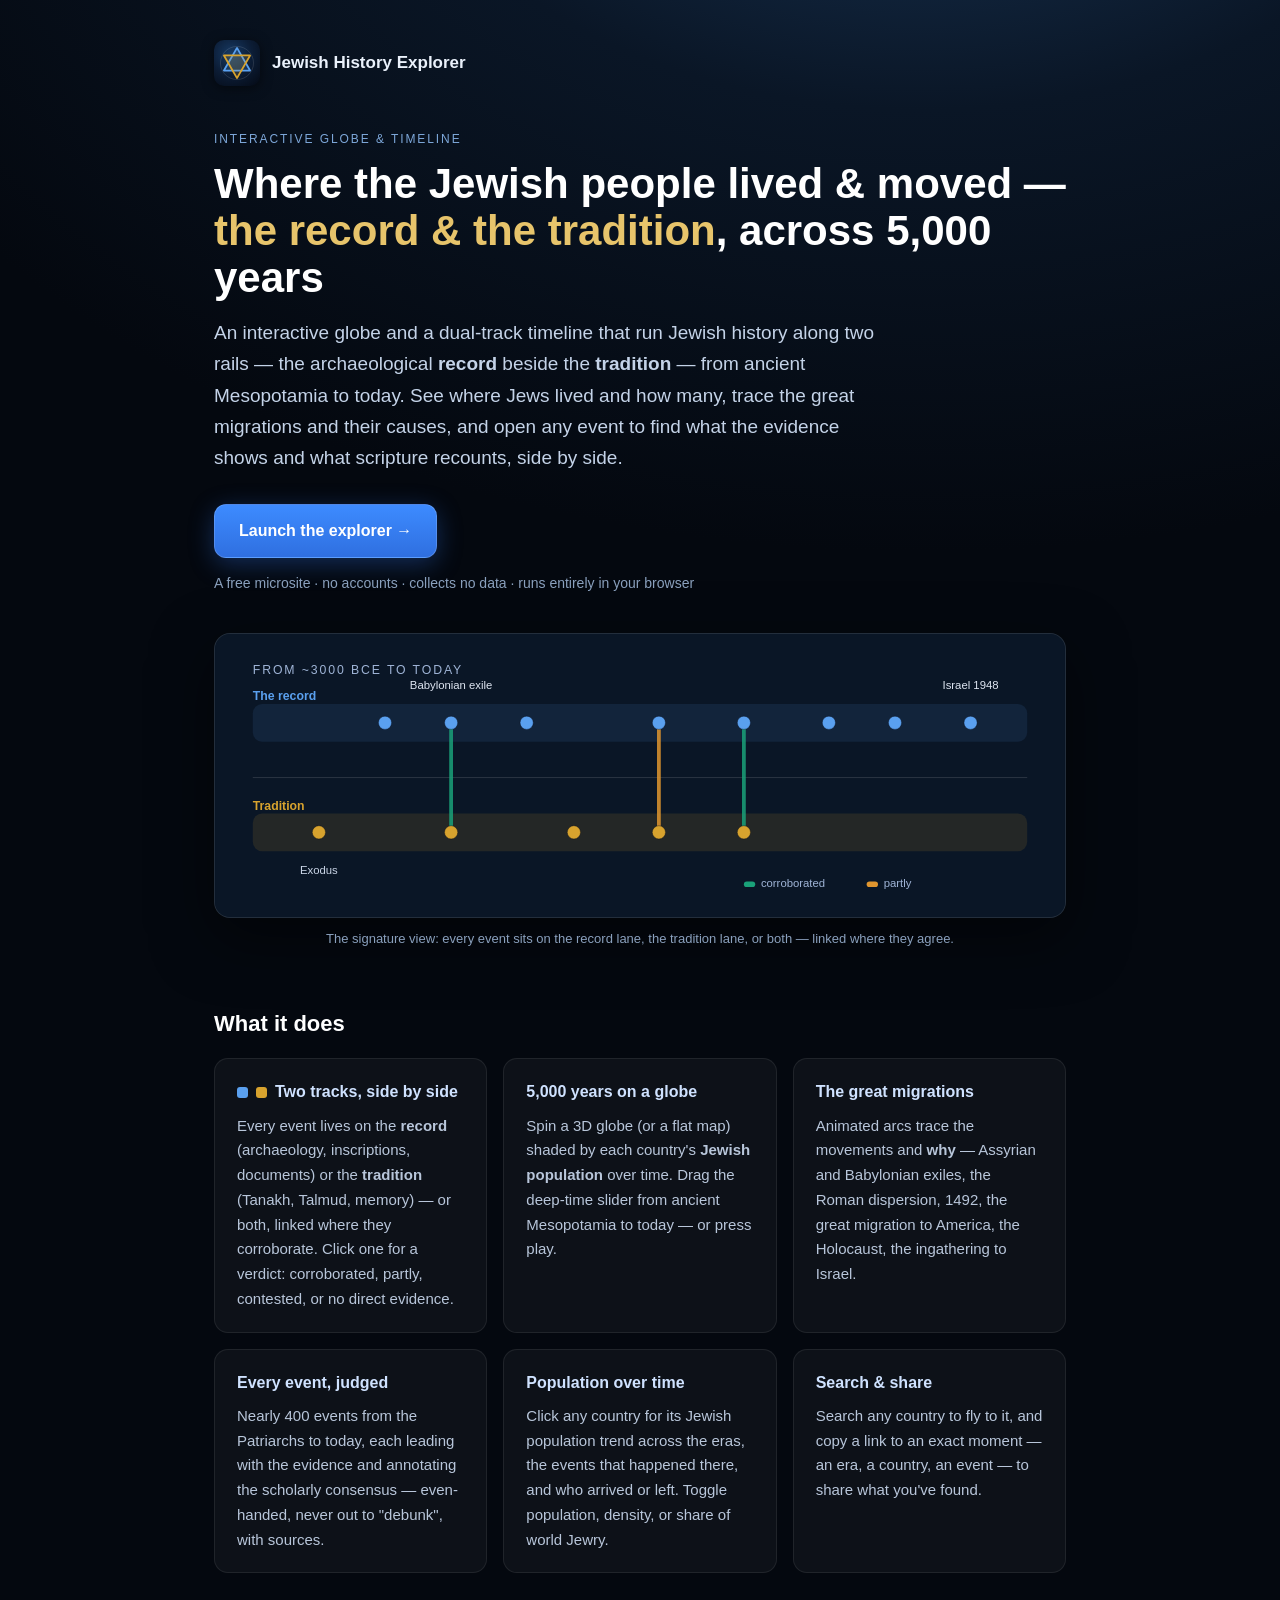
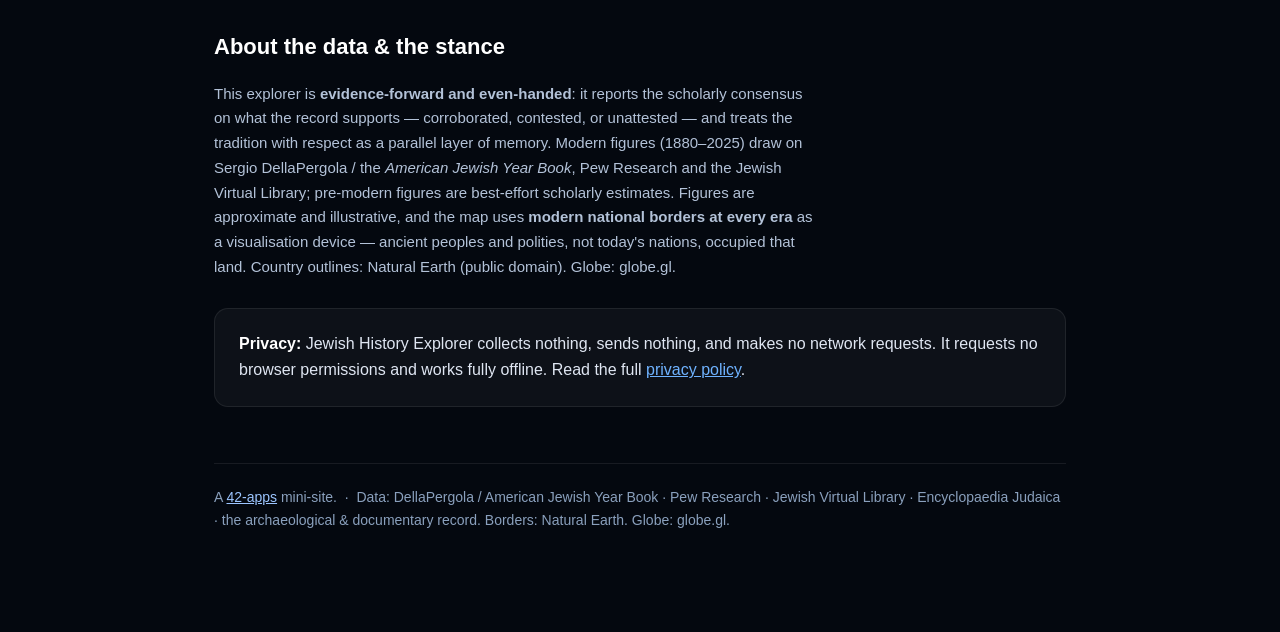
<file: index.html>
<!DOCTYPE html>
<html lang="en">
<head>
<meta charset="utf-8">
<meta name="viewport" content="width=device-width, initial-scale=1">
<title>Jewish History Explorer — the record & the tradition, across 5,000 years</title>
<meta name="description" content="An interactive globe and a dual-track timeline of Jewish history — the archaeological record beside the tradition — from ancient Mesopotamia to today. Where Jews lived, how they moved, and the events that shaped them. Private, runs in your browser.">
<link rel="icon" href="assets/icon.png">
<meta property="og:title" content="Jewish History Explorer">
<meta property="og:description" content="The record beside the tradition — 5,000 years of Jewish history on an interactive globe + dual-track timeline.">
<meta property="og:type" content="website">
<style>
  :root { color-scheme: dark; }
  * { box-sizing: border-box; }
  body {
    margin: 0;
    font: 16px/1.65 -apple-system, BlinkMacSystemFont, "Segoe UI", Roboto, Helvetica, Arial, sans-serif;
    color: #dfe6f2;
    background: radial-gradient(1200px 820px at 72% -12%, #1b3a5e 0%, #0a1626 46%, #04080f 100%);
    min-height: 100vh;
  }
  .wrap { max-width: 900px; margin: 0 auto; padding: 40px 24px 100px; }
  .top { display: flex; align-items: center; gap: 12px; margin: 0 0 44px; }
  .logo { width: 46px; height: 46px; filter: drop-shadow(0 2px 6px rgba(0,0,0,.5)); }
  .brandname { font-weight: 700; font-size: 17px; color: #eaf1fb; }
  .eyebrow { letter-spacing: .16em; text-transform: uppercase; font-size: 12px; color: #7da7d9; margin: 0 0 10px; }
  h1 { font-size: 42px; line-height: 1.12; margin: 0 0 16px; color: #fff; }
  h1 .gold { color: #e7c46b; }
  .lede { font-size: 19px; color: #c4d3e8; margin: 0 0 30px; max-width: 64ch; }
  a { color: #6fb3ff; }
  .ctas { display: flex; flex-wrap: wrap; gap: 12px; margin: 0 0 8px; align-items: center; }
  .cta {
    display: inline-flex; align-items: center; gap: 9px;
    background: linear-gradient(180deg, #3d8bff, #2f6fe0);
    color: #fff; text-decoration: none; font-weight: 600;
    padding: 13px 24px; border-radius: 12px;
    border: 1px solid rgba(255,255,255,.16);
    box-shadow: 0 6px 24px rgba(47,111,224,.35);
  }
  .cta:hover { background: linear-gradient(180deg, #57a0ff, #3d8bff); }
  .cta-ghost { background: rgba(255,255,255,.06); box-shadow: none; color: #cfe0f7; }
  .cta-ghost:hover { background: rgba(255,255,255,.1); }
  .note { color: #8aa0bd; font-size: 14px; margin: 14px 0 0; }
  .hero { width: 100%; border-radius: 16px; margin: 38px 0 8px; border: 1px solid rgba(255,255,255,.1); box-shadow: 0 20px 60px rgba(0,0,0,.5); display: block; background: #0a1626; }
  .herocap { color: #8aa0bd; font-size: 13px; text-align: center; margin: 10px 0 0; }
  h2 { font-size: 22px; margin: 56px 0 16px; color: #fff; }
  .grid { display: grid; grid-template-columns: repeat(auto-fit, minmax(250px, 1fr)); gap: 16px; }
  .card { background: rgba(255,255,255,.04); border: 1px solid rgba(255,255,255,.08); border-radius: 14px; padding: 20px 22px; }
  .card h3 { margin: 0 0 8px; font-size: 16px; color: #cfe2ff; display: flex; align-items: center; gap: 8px; }
  .card p { margin: 0; color: #b8c6da; font-size: 15px; }
  .sw { width: 11px; height: 11px; border-radius: 3px; flex: none; }
  .data { color: #b3c2d8; font-size: 15px; max-width: 72ch; }
  .privacy { margin-top: 28px; background: rgba(255,255,255,.04); border: 1px solid rgba(255,255,255,.08); border-radius: 14px; padding: 22px 24px; }
  .privacy strong { color: #fff; }
  footer { margin-top: 56px; padding-top: 22px; border-top: 1px solid rgba(255,255,255,.08); color: #8aa0bd; font-size: 14px; }
  footer a { color: #9cc5ff; }
</style>
</head>
<body>
<div class="wrap">
  <header class="top">
    <img class="logo" src="assets/logo.svg" alt="">
    <span class="brandname">Jewish History Explorer</span>
  </header>

  <p class="eyebrow">Interactive globe &amp; timeline</p>
  <h1>Where the Jewish people lived &amp; moved — <span class="gold">the record &amp; the tradition</span>, across 5,000 years</h1>
  <p class="lede">An interactive globe and a dual-track timeline that run Jewish history along two rails — the
  archaeological <b>record</b> beside the <b>tradition</b> — from ancient Mesopotamia to today. See where
  Jews lived and how many, trace the great migrations and their causes, and open any event to find what the
  evidence shows and what scripture recounts, side by side.</p>

  <div class="ctas">
    <a class="cta" href="app/jewishhistory.html">Launch the explorer →</a>
  </div>
  <p class="note">A free microsite · no accounts · collects no data · runs entirely in your browser</p>

  <!-- dual-track hero -->
  <svg class="hero" viewBox="0 0 900 300" role="img" aria-label="A dual-track timeline: the record on top, the tradition below, linked where they corroborate.">
    <rect width="900" height="300" rx="16" fill="#0a1626"/>
    <text x="40" y="42" fill="#9fb4d6" font-size="13" letter-spacing="2" style="text-transform:uppercase">From ~3000 BCE to today</text>
    <rect x="40" y="74" width="820" height="40" rx="10" fill="rgba(90,160,239,.10)"/>
    <rect x="40" y="190" width="820" height="40" rx="10" fill="rgba(216,163,46,.12)"/>
    <text x="40" y="70" fill="#5aa0ef" font-size="13" font-weight="600">The record</text>
    <text x="40" y="186" fill="#d8a32e" font-size="13" font-weight="600">Tradition</text>
    <line x1="40" y1="152" x2="860" y2="152" stroke="rgba(255,255,255,.14)"/>
    <!-- corroboration bridges -->
    <line x1="250" y1="100" x2="250" y2="204" stroke="#1aa179" stroke-width="4" stroke-linecap="round" opacity=".85"/>
    <line x1="470" y1="100" x2="470" y2="204" stroke="#e0962f" stroke-width="4" stroke-linecap="round" opacity=".85"/>
    <line x1="560" y1="100" x2="560" y2="204" stroke="#1aa179" stroke-width="4" stroke-linecap="round" opacity=".85"/>
    <!-- record dots -->
    <g fill="#5aa0ef" stroke="rgba(8,12,24,.4)">
      <circle cx="180" cy="94" r="7"/><circle cx="250" cy="94" r="7"/><circle cx="330" cy="94" r="7"/>
      <circle cx="470" cy="94" r="7"/><circle cx="560" cy="94" r="7"/><circle cx="650" cy="94" r="7"/>
      <circle cx="720" cy="94" r="7"/><circle cx="800" cy="94" r="7"/>
    </g>
    <!-- tradition dots -->
    <g fill="#d8a32e" stroke="rgba(8,12,24,.4)">
      <circle cx="110" cy="210" r="7"/><circle cx="250" cy="210" r="7"/><circle cx="380" cy="210" r="7"/>
      <circle cx="470" cy="210" r="7"/><circle cx="560" cy="210" r="7"/>
    </g>
    <text x="250" y="58" fill="#dfe6f2" font-size="12" text-anchor="middle">Babylonian exile</text>
    <text x="110" y="254" fill="#c9d4e6" font-size="12" text-anchor="middle">Exodus</text>
    <text x="800" y="58" fill="#dfe6f2" font-size="12" text-anchor="middle">Israel 1948</text>
    <!-- legend -->
    <g font-size="12" fill="#9fb4d6">
      <rect x="560" y="262" width="12" height="6" rx="3" fill="#1aa179"/><text x="578" y="268">corroborated</text>
      <rect x="690" y="262" width="12" height="6" rx="3" fill="#e0962f"/><text x="708" y="268">partly</text>
    </g>
  </svg>
  <p class="herocap">The signature view: every event sits on the record lane, the tradition lane, or both — linked where they agree.</p>

  <h2>What it does</h2>
  <div class="grid">
    <div class="card"><h3><span class="sw" style="background:#5aa0ef"></span><span class="sw" style="background:#d8a32e"></span>Two tracks, side by side</h3><p>Every event lives on the <b>record</b> (archaeology, inscriptions, documents) or the <b>tradition</b> (Tanakh, Talmud, memory) — or both, linked where they corroborate. Click one for a verdict: corroborated, partly, contested, or no direct evidence.</p></div>
    <div class="card"><h3>5,000 years on a globe</h3><p>Spin a 3D globe (or a flat map) shaded by each country's <b>Jewish population</b> over time. Drag the deep-time slider from ancient Mesopotamia to today — or press play.</p></div>
    <div class="card"><h3>The great migrations</h3><p>Animated arcs trace the movements and <b>why</b> — Assyrian and Babylonian exiles, the Roman dispersion, 1492, the great migration to America, the Holocaust, the ingathering to Israel.</p></div>
    <div class="card"><h3>Every event, judged</h3><p>Nearly 400 events from the Patriarchs to today, each leading with the evidence and annotating the scholarly consensus — even-handed, never out to "debunk", with sources.</p></div>
    <div class="card"><h3>Population over time</h3><p>Click any country for its Jewish population trend across the eras, the events that happened there, and who arrived or left. Toggle population, density, or share of world Jewry.</p></div>
    <div class="card"><h3>Search &amp; share</h3><p>Search any country to fly to it, and copy a link to an exact moment — an era, a country, an event — to share what you've found.</p></div>
  </div>

  <h2>About the data &amp; the stance</h2>
  <p class="data">This explorer is <b>evidence-forward and even-handed</b>: it reports the scholarly consensus on
  what the record supports — corroborated, contested, or unattested — and treats the tradition with respect
  as a parallel layer of memory. Modern figures (1880–2025) draw on Sergio DellaPergola / the
  <i>American Jewish Year Book</i>, Pew Research and the Jewish Virtual Library; pre-modern figures are
  best-effort scholarly estimates. Figures are approximate and illustrative, and the map uses
  <b>modern national borders at every era</b> as a visualisation device — ancient peoples and polities, not
  today's nations, occupied that land. Country outlines: Natural Earth (public domain). Globe: globe.gl.</p>

  <div class="privacy">
    <strong>Privacy:</strong> Jewish History Explorer collects nothing, sends nothing, and makes no network
    requests. It requests no browser permissions and works fully offline. Read the full
    <a href="privacy.html">privacy policy</a>.
  </div>

  <footer>
    A <a href="https://42-apps.github.io/">42-apps</a> mini-site. &nbsp;·&nbsp; Data: DellaPergola / American
    Jewish Year Book · Pew Research · Jewish Virtual Library · Encyclopaedia Judaica · the archaeological &amp;
    documentary record. Borders: Natural Earth. Globe: globe.gl.
  </footer>
</div>
</body>
</html>
</file>
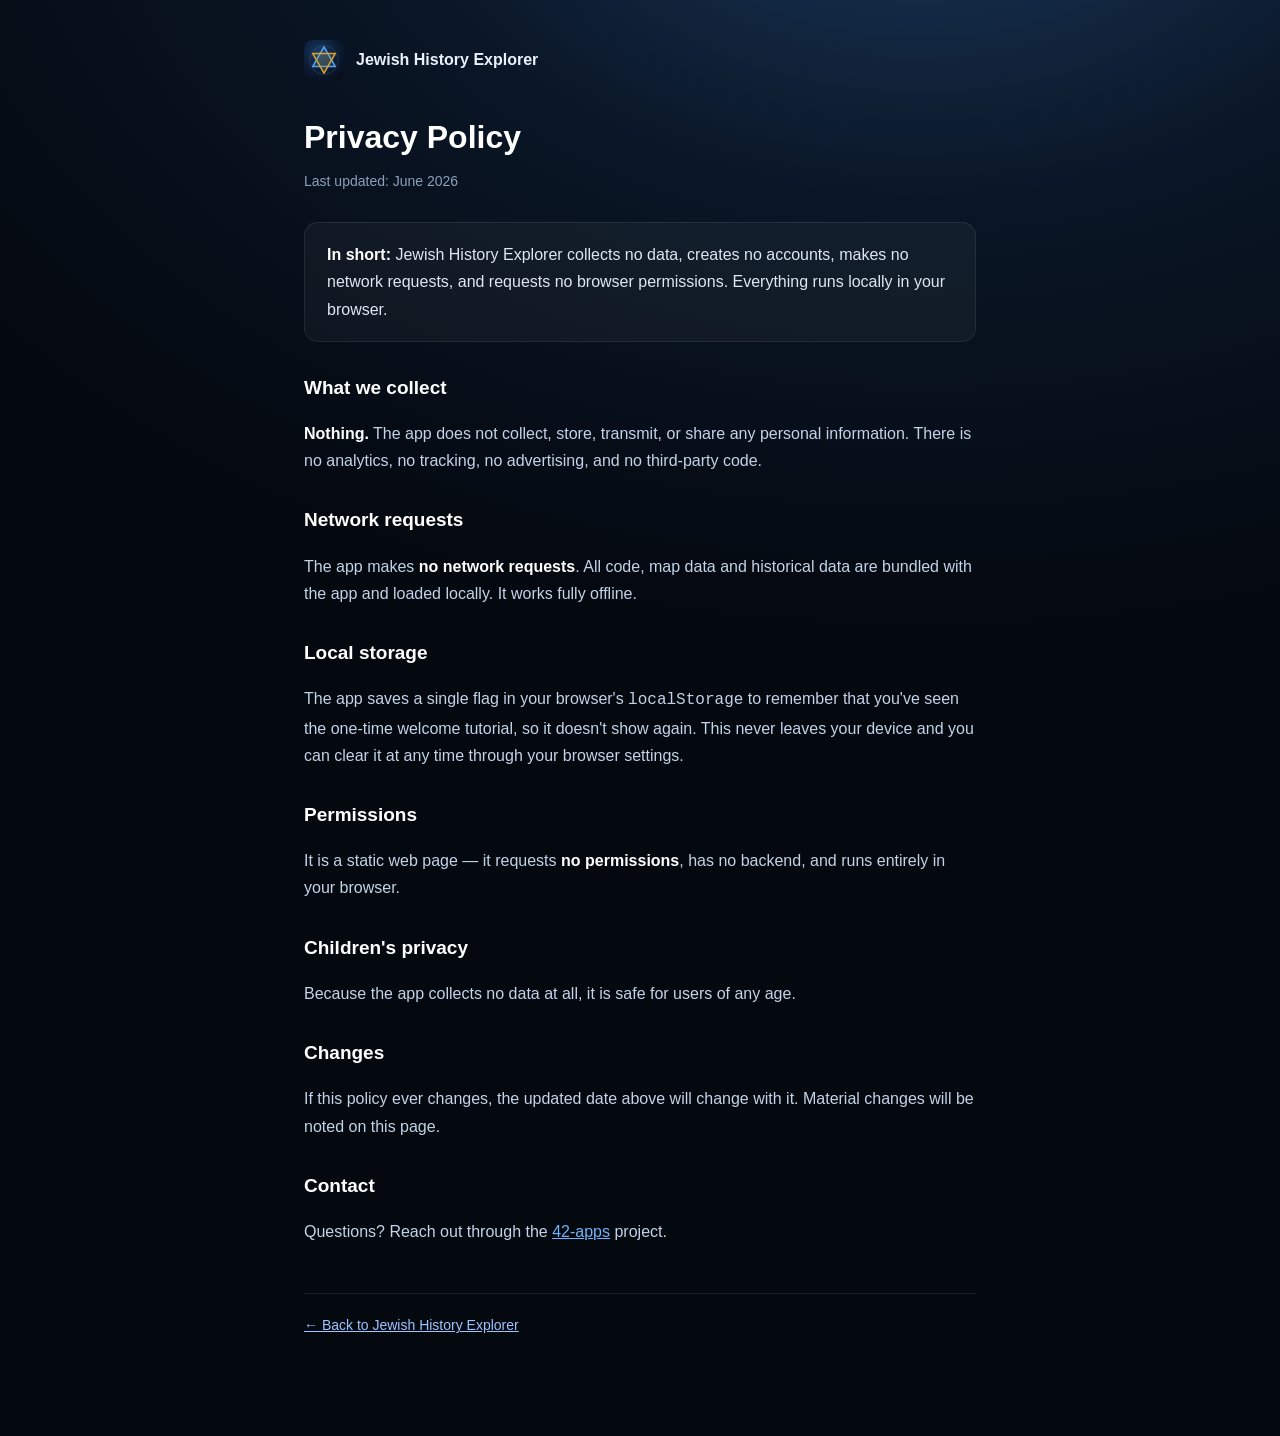
<file: privacy.html>
<!DOCTYPE html>
<html lang="en">
<head>
<meta charset="utf-8">
<meta name="viewport" content="width=device-width, initial-scale=1">
<title>Privacy Policy — Jewish History Explorer</title>
<link rel="icon" href="assets/icon.png">
<style>
  :root { color-scheme: dark; }
  * { box-sizing: border-box; }
  body { margin: 0; font: 16px/1.7 -apple-system, BlinkMacSystemFont, "Segoe UI", Roboto, Helvetica, Arial, sans-serif;
    color: #dfe6f2; background: radial-gradient(1200px 820px at 72% -12%, #1b3a5e 0%, #0a1626 46%, #04080f 100%); min-height: 100vh; }
  .wrap { max-width: 720px; margin: 0 auto; padding: 40px 24px 100px; }
  .top { display: flex; align-items: center; gap: 12px; margin: 0 0 30px; }
  .logo { width: 40px; height: 40px; }
  .brandname { font-weight: 700; font-size: 16px; color: #eaf1fb; }
  h1 { font-size: 32px; margin: 0 0 6px; color: #fff; }
  .updated { color: #8aa0bd; font-size: 14px; margin: 0 0 28px; }
  h2 { font-size: 19px; margin: 30px 0 10px; color: #fff; }
  p, li { color: #c4d3e8; }
  a { color: #6fb3ff; }
  strong { color: #fff; }
  .box { background: rgba(255,255,255,.04); border: 1px solid rgba(255,255,255,.08); border-radius: 14px; padding: 18px 22px; margin: 18px 0; }
  footer { margin-top: 48px; padding-top: 20px; border-top: 1px solid rgba(255,255,255,.08); color: #8aa0bd; font-size: 14px; }
  footer a { color: #9cc5ff; }
</style>
</head>
<body>
<div class="wrap">
  <header class="top">
    <img class="logo" src="assets/logo.svg" alt="">
    <span class="brandname">Jewish History Explorer</span>
  </header>

  <h1>Privacy Policy</h1>
  <p class="updated">Last updated: June 2026</p>

  <div class="box">
    <strong>In short:</strong> Jewish History Explorer collects no data, creates no accounts, makes no network
    requests, and requests no browser permissions. Everything runs locally in your browser.
  </div>

  <h2>What we collect</h2>
  <p><strong>Nothing.</strong> The app does not collect, store, transmit, or share any personal information.
  There is no analytics, no tracking, no advertising, and no third-party code.</p>

  <h2>Network requests</h2>
  <p>The app makes <strong>no network requests</strong>. All code, map data and historical data are bundled
  with the app and loaded locally. It works fully offline.</p>

  <h2>Local storage</h2>
  <p>The app saves a single flag in your browser's <code>localStorage</code> to remember that you've seen the
  one-time welcome tutorial, so it doesn't show again. This never leaves your device and you can clear it at
  any time through your browser settings.</p>

  <h2>Permissions</h2>
  <p>It is a static web page — it requests <strong>no permissions</strong>, has no backend, and runs entirely
  in your browser.</p>

  <h2>Children's privacy</h2>
  <p>Because the app collects no data at all, it is safe for users of any age.</p>

  <h2>Changes</h2>
  <p>If this policy ever changes, the updated date above will change with it. Material changes will be noted
  on this page.</p>

  <h2>Contact</h2>
  <p>Questions? Reach out through the <a href="https://github.com/42-apps">42-apps</a> project.</p>

  <footer>
    <a href="index.html">← Back to Jewish History Explorer</a>
  </footer>
</div>
</body>
</html>
</file>
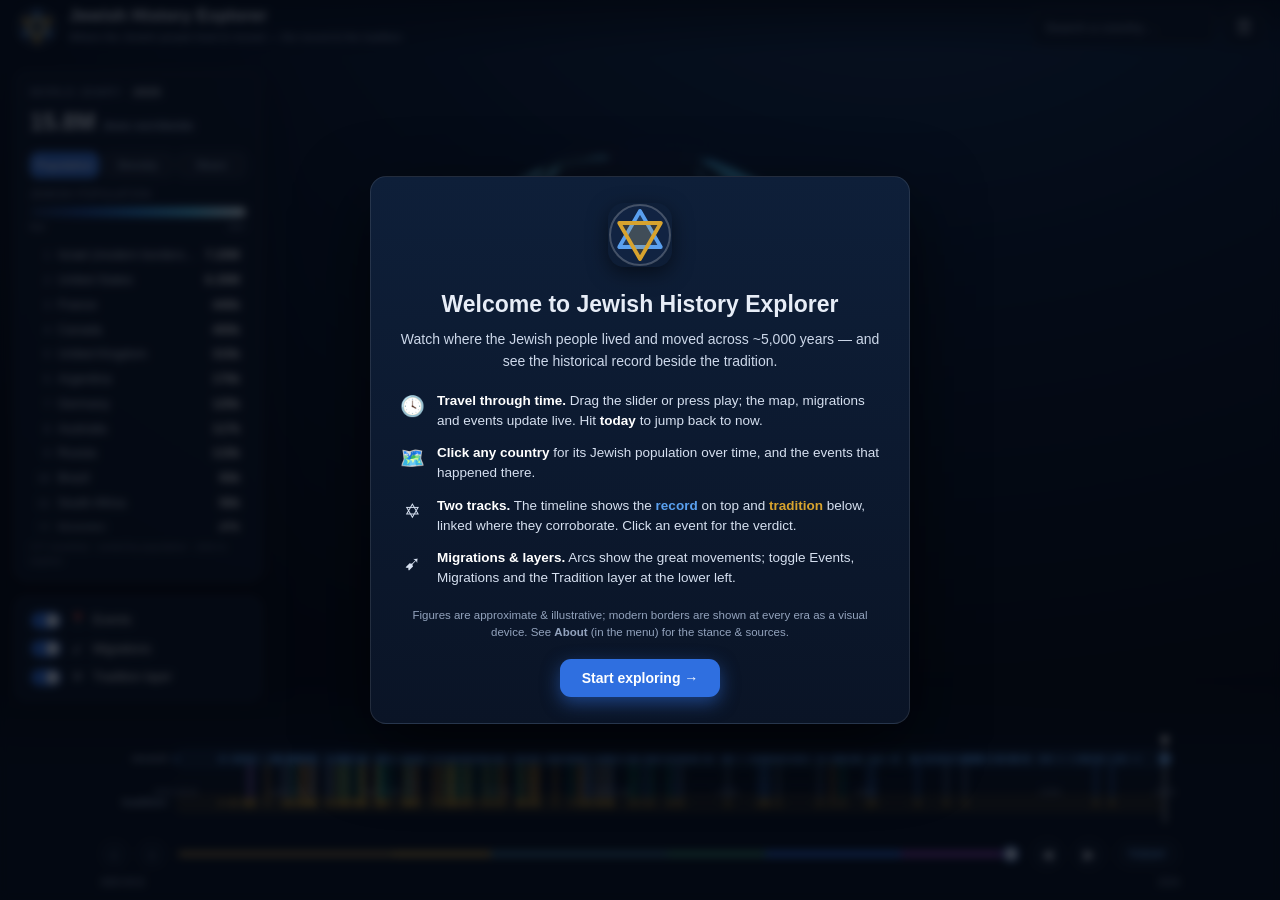
<file: app/jewishhistory.html>
<!DOCTYPE html>
<html lang="en">
<head>
<meta charset="utf-8">
<meta name="viewport" content="width=device-width, initial-scale=1">
<title>Jewish History Explorer</title>
<link rel="stylesheet" href="jewishhistory.css?v=9">
</head>
<body>
  <!-- ===== Header ===== -->
  <header id="topbar">
    <div class="brand">
      <svg class="logo" viewBox="0 0 32 32" aria-hidden="true">
        <circle cx="16" cy="16" r="15" fill="rgba(20,40,75,.55)" stroke="rgba(255,255,255,.22)" stroke-width="1"/>
        <polygon points="16,4 5.61,22 26.39,22" fill="rgba(90,160,239,.16)" stroke="#5aa0ef" stroke-width="1.9" stroke-linejoin="round"/>
        <polygon points="16,28 26.39,10 5.61,10" fill="rgba(216,163,46,.16)" stroke="#d8a32e" stroke-width="1.9" stroke-linejoin="round"/>
      </svg>
      <div class="brand-txt">
        <span class="brand-name">Jewish History Explorer</span>
        <span class="brand-sub">Where the Jewish people lived &amp; moved — the record &amp; the tradition</span>
      </div>
    </div>
    <div class="tools">
      <div id="searchWrap">
        <input id="search" type="text" placeholder="Search a country…" autocomplete="off" spellcheck="false" aria-label="Search a country">
        <div id="searchResults" class="hidden"></div>
      </div>
      <button id="menuBtn" title="Menu" aria-label="Menu">☰</button>
      <div id="menu" class="hidden">
        <button class="mi" id="miView"><span class="mi-ic">🗺</span><span class="mi-tx">Flat map</span></button>
        <button class="mi" id="miShare"><span class="mi-ic">🔗</span><span class="mi-tx">Share this view</span></button>
        <div class="mi-sep"></div>
        <button class="mi mi-globe" id="miSpin"><span class="mi-ic">⟳</span><span class="mi-tx">Auto-rotate</span><span class="mi-state">On</span></button>
        <button class="mi" id="miReset"><span class="mi-ic">⤢</span><span class="mi-tx">Reset view</span></button>
        <button class="mi" id="miFull"><span class="mi-ic">⛶</span><span class="mi-tx">Fullscreen</span></button>
        <div class="mi-sep"></div>
        <button class="mi" id="miTrend"><span class="mi-ic">📈</span><span class="mi-tx">World Jewry over time</span></button>
        <button class="mi" id="miDecline"><span class="mi-ic">📉</span><span class="mi-tx">Greatest declines</span></button>
        <button class="mi" id="miHelp"><span class="mi-ic">?</span><span class="mi-tx">How to use</span></button>
        <button class="mi" id="miAbout"><span class="mi-ic">ℹ</span><span class="mi-tx">About &amp; sources</span></button>
      </div>
    </div>
  </header>

  <div id="focusBanner" class="hidden"></div>

  <!-- ===== Map ===== -->
  <div id="globeViz"></div>
  <svg id="flatViz" class="hidden" preserveAspectRatio="xMidYMid meet" xmlns="http://www.w3.org/2000/svg"></svg>
  <div id="tooltip" class="hidden"></div>
  <div id="toast" class="hidden"></div>

  <!-- ===== Left: world Jewry + metric + legend ===== -->
  <div id="legendBox">
    <div class="gb-title">World Jewry &middot; <span id="gbYear">2025</span></div>
    <div class="gb-total"><span id="gbTotal">—</span> <small id="gbTotalSub">Jews worldwide</small></div>
    <div class="metric-row">
      <button class="metric-btn on" id="mPop" data-metric="pop" title="Number of Jews per country">Population</button>
      <button class="metric-btn" id="mShare" data-metric="share" title="% of the country that is Jewish">Density</button>
      <button class="metric-btn" id="mWorld" data-metric="world" title="Share of world Jewry">Share</button>
    </div>
    <div class="ramp-cap" id="rampCap">Jewish population</div>
    <div class="ramp-bar"></div>
    <div class="ramp-ends"><span id="rampLo">few</span><span id="rampHi">millions</span></div>
    <div class="gb-rows" id="gbRows"></div>
    <div class="gb-note">Click a country to explore &middot; figures are approximate estimates</div>
  </div>

  <!-- ===== Left-bottom: layer toggles ===== -->
  <div id="layerBox">
    <div class="layer-row on" id="lyEvents"><span class="layer-sw"></span><span class="layer-ic">📍</span><span class="layer-l">Events</span></div>
    <div class="layer-row on" id="lyMig"><span class="layer-sw"></span><span class="layer-ic">➹</span><span class="layer-l">Migrations</span></div>
    <div class="layer-row on" id="lyTrad"><span class="layer-sw"></span><span class="layer-ic">✡</span><span class="layer-l">Tradition layer</span></div>
  </div>

  <!-- ===== Right: country detail ===== -->
  <div id="detailCard" class="hidden">
    <button class="card-close" id="detailClose" title="Close">×</button>
    <div class="detail-head"><span id="detailFlag" class="detail-flag">🏳️</span>
      <div><div id="detailName" class="detail-name">—</div>
      <div class="detail-era-line">in <span id="detailEra">2025</span></div></div>
    </div>
    <div class="stat-row">
      <div class="stat"><div class="stat-v" id="stPop">—</div><div class="stat-l">Jews</div></div>
      <div class="stat"><div class="stat-v" id="stShare">—</div><div class="stat-l">of country</div></div>
      <div class="stat"><div class="stat-v" id="stWorld">—</div><div class="stat-l">of world Jewry</div></div>
    </div>
    <div class="detail-trend-label">Jewish population over time — click to jump</div>
    <div id="detailTrend"></div>
    <div class="detail-events" id="detailEvents"></div>
    <div id="detailNote" class="detail-note"></div>
  </div>

  <!-- ===== Right: event verdict card (dual track) ===== -->
  <div id="eventCard" class="hidden">
    <button class="card-close" id="eventClose" title="Close">×</button>
    <div class="ev-top">
      <div class="ev-cat"><span class="ev-cat-dot" id="evCatDot"></span><span id="evCat">—</span></div>
      <div class="ev-title" id="evTitle">—</div>
      <div class="ev-meta" id="evMeta">—</div>
      <div class="ev-verdict" id="evVerdict"><span class="vd-dot"></span><span id="evVerdictL">—</span></div>
      <div class="ev-verdict-blurb" id="evVerdictBlurb"></div>
    </div>
    <div class="ev-track rec" id="evRecWrap">
      <div class="ev-track-h"><span class="trk-dot" style="background:var(--record)"></span>The record shows</div>
      <p id="evRec">—</p>
    </div>
    <div class="ev-track trad" id="evTradWrap">
      <div class="ev-track-h"><span class="trk-dot" style="background:var(--tradition)"></span>Tradition says</div>
      <p id="evTrad">—</p>
      <div class="ev-why hidden" id="evWhyWrap"><span class="ev-why-ic">➹</span><span id="evWhy"></span></div>
    </div>
    <div class="ev-src" id="evSrcWrap">
      <div class="ev-src-cap">Sources</div>
      <div class="ev-src-tags" id="evSrc"></div>
    </div>
  </div>

  <!-- ===== Bottom: dual-track timeline ===== -->
  <div id="timebar">
    <div class="tl-readhead">
      <span id="eraLabel" class="era-label">2025</span>
      <span id="eraBadge" class="era-badge era-contemporary">contemporary</span>
      <span class="tl-trackkey">
        <span class="tk"><span class="tk-sw" style="background:var(--record)"></span><b>The record</b></span>
        <span class="tk"><span class="tk-sw" style="background:var(--tradition)"></span><b>Tradition</b></span>
        <span class="tk"><span class="tk-link" style="background:#1aa179"></span>corroborated</span>
        <span class="tk"><span class="tk-link" style="background:#e0962f"></span>partly</span>
      </span>
    </div>
    <svg id="tlChart" viewBox="0 0 1000 104" preserveAspectRatio="none"></svg>
    <div class="slider-row">
      <button id="prevEra" class="step" title="Back one period (←)">‹</button>
      <button id="nextEra" class="step" title="Forward one period (→)">›</button>
      <input id="timeSlider" type="range" min="0" max="43" value="43" step="1" aria-label="Time">
      <button id="playRevBtn" class="play" title="Play backward in time">◀</button>
      <button id="playBtn" class="play" title="Play forward in time">▶</button>
      <button id="nowBtn" class="nowbtn" title="Jump to today">today</button>
    </div>
    <div class="time-ends"><span>3000 BCE</span><span>2025</span></div>
  </div>

  <!-- ===== About ===== -->
  <div id="aboutOverlay" class="hidden">
    <div class="about-box">
      <button id="aboutClose" class="about-close" title="Close">×</button>
      <h2>Jewish History Explorer</h2>
      <p>A map and timeline of the Jewish people across ~5,000 years — <b>where they lived</b> and how
      many, <b>how and why they moved</b>, and the <b>events</b> that shaped them, from ancient Mesopotamia
      to today. The globe is shaded by <b>Jewish population</b> over time; arcs trace the great
      migrations; pins mark the major events.</p>
      <p>The signature timeline runs along <b>two tracks</b>. The upper <b style="color:#5aa0ef">Record</b>
      is what archaeology, inscriptions, documents and demography show. The lower
      <b style="color:#d8a32e">Tradition</b> is what the Tanakh, Talmud, liturgy and memory recount.
      Click any event to see both sides and a <b>verdict</b> — corroborated, partly, contested, or no
      direct evidence — where they meet and where they part.</p>
      <p class="about-cav"><b>Please read:</b> this app is <b>evidence-forward and even-handed</b>. It
      reports the scholarly consensus on what the record supports; it does not set out to "debunk", and
      it treats the tradition with respect as a parallel layer of memory. Pre-modern figures are
      <b>illustrative scholarly estimates</b>; the map uses <b>modern borders at every era</b> as a
      visualization device, and (for example) splits the Russian Empire's Jewry across today's nations.</p>
      <p class="about-src">Sources: Sergio DellaPergola / <i>American Jewish Year Book</i> · Pew Research
      Center · Jewish Virtual Library · <i>Encyclopaedia Judaica</i> · the archaeological &amp; documentary
      record (Merneptah &amp; Tel Dan stelae, Lachish, Sennacherib's Prism, the Cyrus Cylinder, the
      Al-Yahudu tablets, the Dead Sea Scrolls, the Cairo Geniza…). Borders: Natural Earth. Globe: globe.gl.</p>
    </div>
  </div>

  <!-- ===== First-run tutorial ===== -->
  <div id="tutorial" class="hidden">
    <div class="tut-box">
      <svg class="tut-logo" viewBox="0 0 32 32" aria-hidden="true">
        <circle cx="16" cy="16" r="15" fill="rgba(20,40,75,.55)" stroke="rgba(255,255,255,.22)" stroke-width="1"/>
        <polygon points="16,4 5.61,22 26.39,22" fill="rgba(90,160,239,.18)" stroke="#5aa0ef" stroke-width="1.9" stroke-linejoin="round"/>
        <polygon points="16,28 26.39,10 5.61,10" fill="rgba(216,163,46,.18)" stroke="#d8a32e" stroke-width="1.9" stroke-linejoin="round"/>
      </svg>
      <h2>Welcome to Jewish History Explorer</h2>
      <p class="tut-lead">Watch where the Jewish people lived and moved across ~5,000 years — and see the historical record beside the tradition.</p>
      <div class="tut-steps">
        <div class="tut-step"><span class="tut-ic">🕓</span><div><b>Travel through time.</b> Drag the slider or press play; the map, migrations and events update live. Hit <b>today</b> to jump back to now.</div></div>
        <div class="tut-step"><span class="tut-ic">🗺️</span><div><b>Click any country</b> for its Jewish population over time, and the events that happened there.</div></div>
        <div class="tut-step"><span class="tut-ic">✡</span><div><b>Two tracks.</b> The timeline shows the <b style="color:#5aa0ef">record</b> on top and <b style="color:#d8a32e">tradition</b> below, linked where they corroborate. Click an event for the verdict.</div></div>
        <div class="tut-step"><span class="tut-ic">➹</span><div><b>Migrations &amp; layers.</b> Arcs show the great movements; toggle Events, Migrations and the Tradition layer at the lower left.</div></div>
      </div>
      <p class="tut-cav">Figures are approximate &amp; illustrative; modern borders are shown at every era as a visual device. See <b>About</b> (in the menu) for the stance &amp; sources.</p>
      <button id="tutStart" class="tut-btn">Start exploring →</button>
    </div>
  </div>

  <!-- ===== Flat-map first-time tip ===== -->
  <div id="flatTip" class="hidden">
    <div class="tut-box">
      <h2>🗺️ The flat map</h2>
      <p class="tut-lead">Same data as the globe — each country shaded by its <b>Jewish population</b>, with migration arcs and event pins — on a flat (equirectangular) map.</p>
      <div class="tut-steps">
        <div class="tut-step"><span class="tut-ic">🔍</span><div><b>Zoom &amp; pan.</b> Scroll to zoom (small countries become readable) and drag to move. Recentre via ☰ → <b>Reset view</b>.</div></div>
        <div class="tut-step"><span class="tut-ic">👆</span><div><b>Hover</b> any country for its figures; <b>click</b> for the full breakdown. Click a <b>pin</b> for an event.</div></div>
      </div>
      <p class="tut-cav">A flat projection stretches the poles (Greenland, Antarctica) and a couple of countries that cross the date line can smear sideways.</p>
      <button id="ftStart" class="tut-btn">Got it</button>
    </div>
  </div>

  <!-- ===== World-Jewry-over-time chart ===== -->
  <div id="trendOverlay" class="hidden">
    <div class="trend-box">
      <button id="trendClose" class="about-close" title="Close">×</button>
      <h2>World Jewry over time</h2>
      <p class="trend-sub">Estimated Jewish population worldwide, 1800 BCE → today. Click the chart to jump to that era.</p>
      <div id="wtChart"></div>
      <p class="wt-cav">Pre-modern figures are illustrative scholarly estimates; modern data draws on DellaPergola / the American Jewish Year Book and Pew. Peaks: ~16.6M on the eve of WWII, ~11M after the Holocaust, ~15.7M today.</p>
    </div>
  </div>

  <!-- ===== Greatest declines ===== -->
  <div id="declineOverlay" class="hidden">
    <div class="trend-box">
      <button id="declineClose" class="about-close" title="Close">×</button>
      <h2>Greatest declines — where communities collapsed</h2>
      <p class="trend-sub">The steepest fall in each country's Jewish population, and when it happened. Click a row to jump to that moment on the map.</p>
      <div id="declineTable"></div>
      <p class="wt-cav">Ranked by the largest drop between two eras, for communities that once numbered 15,000+. Figures are approximate scholarly estimates; the cause shown is the dominant factor for that period.</p>
    </div>
  </div>

  <script src="lib/globe.gl.min.js"></script>
  <script src="lib/polygon-clipping.js"></script>
  <script src="data/timeline.js?v=9"></script>
  <script src="data/jewish-data.js?v=9"></script>
  <script src="jewishhistory.js?v=9"></script>
</body>
</html>
</file>
<file: app/jewishhistory.css>
/* Jewish History Explorer — full-tab globe + dual-track timeline UI */
:root{
  --bg:#060e1c; --panel:rgba(13,22,40,.82); --line:rgba(255,255,255,.10);
  --txt:#e7edf7; --muted:#93a3bd; --accent:#6fb3ff;
  --record:#5aa0ef; --tradition:#d8a32e;
  /* era hues (the slider gradient + badges) */
  --e-ancient:#8a6f3a; --e-classical:#b08a3a; --e-medieval:#3a6d8a;
  --e-earlymodern:#3a8a6d; --e-modern:#2f6fe0; --e-contemporary:#8a3fb0;
}
*{box-sizing:border-box}
html,body{margin:0;height:100%}
body{
  background:radial-gradient(1200px 820px at 70% -10%,#16335a 0%,#0a1830 45%,#04070f 100%);
  color:var(--txt); font:14px/1.5 -apple-system,BlinkMacSystemFont,"Segoe UI",Roboto,Helvetica,Arial,sans-serif;
  overflow:hidden; user-select:none;
}
.hidden{display:none !important}

/* ---- header ---- */
#topbar{
  position:fixed; top:0; left:0; right:0; height:54px; z-index:30;
  display:flex; align-items:center; justify-content:space-between; padding:0 16px;
  background:linear-gradient(180deg,rgba(6,14,28,.92),rgba(6,14,28,0));
}
.brand{display:flex; align-items:center; gap:11px}
.logo{width:42px; height:42px; filter:drop-shadow(0 2px 6px rgba(0,0,0,.55))}
.brand-name{font-weight:700; font-size:17px; letter-spacing:.2px; display:block; line-height:1.1}
.brand-sub{font-size:11px; color:var(--muted)}
.tools{position:relative; display:flex; align-items:center; gap:8px}
#searchWrap{position:relative}
#search{width:184px; height:38px; padding:0 12px; border-radius:10px; font-size:13px;
  background:var(--panel); color:var(--txt); border:1px solid var(--line); outline:none}
#search::placeholder{color:var(--muted)}
#search:focus{border-color:#3d8bff; background:rgba(20,32,56,.92); width:208px}
#searchResults{position:absolute; top:44px; right:0; width:248px; max-height:320px; overflow:auto; padding:5px; z-index:50;
  background:var(--panel); border:1px solid var(--line); border-radius:11px; backdrop-filter:blur(10px); box-shadow:0 14px 40px rgba(0,0,0,.5)}
.sr-item{display:flex; align-items:center; gap:9px; padding:8px 10px; border-radius:7px; font-size:13px; cursor:pointer}
.sr-item:hover,.sr-item.sel{background:rgba(255,255,255,.1)}
.sr-flag{font-size:15px; flex:none}
.sr-none{padding:9px 10px; color:var(--muted); font-size:12.5px}
#menuBtn{width:40px; height:40px; flex:none; border-radius:10px; cursor:pointer; font-size:18px; line-height:1;
  background:var(--panel); color:var(--txt); border:1px solid var(--line)}
#menuBtn:hover{background:rgba(40,60,100,.85)}
#menu{position:absolute; top:48px; right:0; width:226px; padding:6px; border-radius:13px; z-index:50;
  background:var(--panel); border:1px solid var(--line); backdrop-filter:blur(10px); box-shadow:0 16px 44px rgba(0,0,0,.55);
  display:flex; flex-direction:column; gap:2px}
.mi{display:flex; align-items:center; gap:10px; width:100%; padding:9px 11px; border:none; border-radius:8px;
  background:transparent; color:var(--txt); font:inherit; font-size:13px; cursor:pointer; text-align:left}
.mi:hover{background:rgba(255,255,255,.09)}
.mi.on .mi-tx{color:#9cc6ff}
.mi-ic{width:18px; text-align:center; font-size:14px; flex:none}
.mi-tx{flex:1}
.mi-state{font-size:11px; color:var(--muted); font-weight:600}
.mi-sep{height:1px; background:var(--line); margin:4px 6px}

/* ---- toast ---- */
#toast{position:fixed; left:50%; bottom:170px; transform:translateX(-50%); z-index:60;
  padding:10px 16px; border-radius:10px; font-size:13px; font-weight:600;
  background:rgba(12,20,38,.97); color:#eaf1fb; border:1px solid var(--line); box-shadow:0 10px 30px rgba(0,0,0,.5)}

/* ---- globe / flat map ---- */
#globeViz{position:fixed; inset:54px 0 188px 0}
#flatViz{position:fixed; inset:54px 0 188px 0; z-index:1; cursor:grab}
.flat-ocean{fill:rgba(18,34,64,.4)}
.flat-cell{pointer-events:none}
.flat-hit{fill:transparent; pointer-events:all; stroke:rgba(8,12,24,.55); stroke-width:0.7; cursor:pointer}
.flat-hit:hover{stroke:#fff; stroke-width:1.4}
.flat-hit.sel{stroke:#fff; stroke-width:2.2}
/* flat-map event pins + arcs */
.flat-arc{fill:none; opacity:.85; pointer-events:none}
.flat-pin{cursor:pointer}
.flat-pin circle{stroke:rgba(6,12,24,.8); stroke-width:1}

/* ---- tooltip ---- */
#tooltip{
  position:absolute; z-index:40; pointer-events:none; transform:translate(14px,14px);
  min-width:170px; max-width:250px; padding:9px 11px; border-radius:11px;
  background:var(--panel); backdrop-filter:blur(7px); border:1px solid var(--line);
  box-shadow:0 8px 28px rgba(0,0,0,.45);
}
.tt-head{display:flex; align-items:center; gap:7px; margin-bottom:6px}
.tt-flag{font-size:15px}
.tt-name{font-weight:600; flex:1; white-space:nowrap; overflow:hidden; text-overflow:ellipsis}
.tt-era{font-size:10.5px; color:var(--muted)}
.tt-pop{font-size:13px; margin-bottom:3px}
.tt-pop b{font-size:15px; font-variant-numeric:tabular-nums}
.tt-sub{font-size:11.5px; color:var(--muted)}
.tt-nd{color:var(--muted); font-size:12px; font-style:italic}
.tt-ev{display:flex; align-items:center; gap:7px; margin-top:7px; padding-top:7px; border-top:1px solid var(--line); font-size:12px}
.tt-ev .tt-cat{width:9px; height:9px; border-radius:50%; flex:none}

/* ---- left panel: world Jewry + legend + controls ---- */
#legendBox{
  position:fixed; left:14px; top:70px; z-index:25; width:248px;
  padding:13px 15px; border-radius:14px; background:var(--panel);
  border:1px solid var(--line); backdrop-filter:blur(8px); box-shadow:0 10px 34px rgba(0,0,0,.45);
  display:flex; flex-direction:column; max-height:calc(100vh - 388px); overflow:hidden;
}
#legendBox > *:not(.gb-rows){flex:0 0 auto}
.gb-title{font-size:11px; letter-spacing:.08em; text-transform:uppercase; color:var(--muted); margin-bottom:4px}
.gb-title span{color:var(--txt); font-weight:600}
.gb-total{font-size:23px; font-weight:800; letter-spacing:.3px; font-variant-numeric:tabular-nums; margin-bottom:2px}
.gb-total small{font-size:12px; font-weight:600; color:var(--muted); letter-spacing:0}
.gb-rows{margin:9px 0 2px; flex:1 1 auto; min-height:84px; overflow-y:auto; overscroll-behavior:contain}
.gb-rows::-webkit-scrollbar{width:7px}
.gb-rows::-webkit-scrollbar-thumb{background:rgba(255,255,255,.16); border-radius:4px}
.gb-rows::-webkit-scrollbar-thumb:hover{background:rgba(255,255,255,.28)}
.gb-row{display:flex; align-items:center; gap:8px; font-size:12.5px; padding:3px 6px; border-radius:6px; cursor:pointer}
.gb-row:hover{background:rgba(255,255,255,.07)}
.gb-rank{width:14px; color:var(--muted); font-size:11px; flex:none; text-align:right}
.gb-l{flex:1; color:#d4deee; white-space:nowrap; overflow:hidden; text-overflow:ellipsis}
.gb-v{color:#fff; font-variant-numeric:tabular-nums; font-weight:600}
.gb-note{margin-top:8px; font-size:9.5px; color:#6f7c93; letter-spacing:.02em}

/* metric toggle */
.metric-row{display:flex; gap:4px; margin:11px 0 9px}
.metric-btn{flex:1; padding:6px 4px; border-radius:8px; cursor:pointer; font-size:11px; font-weight:600; text-align:center;
  background:rgba(255,255,255,.05); color:var(--muted); border:1px solid var(--line)}
.metric-btn:hover{background:rgba(255,255,255,.1); color:var(--txt)}
.metric-btn.on{background:#2f6fe0; color:#fff; border-color:#6fb3ff}
/* legend ramp */
.ramp-cap{font-size:10px; letter-spacing:.1em; text-transform:uppercase; color:var(--muted); margin-bottom:5px}
.ramp-bar{height:10px; border-radius:5px; box-shadow:inset 0 0 0 1px rgba(0,0,0,.3);
  background:linear-gradient(90deg,#1b2c49,#1f4f9e,#2f8fe0,#5ad0ff,#eaf6ff)}
.ramp-ends{display:flex; justify-content:space-between; font-size:9.5px; color:var(--muted); margin-top:3px; font-variant-numeric:tabular-nums}

/* ---- layer toggles (left, under legend) ---- */
#layerBox{
  position:fixed; left:14px; bottom:198px; z-index:25; width:248px;
  padding:9px 12px; border-radius:13px; background:var(--panel);
  border:1px solid var(--line); backdrop-filter:blur(8px); box-shadow:0 10px 30px rgba(0,0,0,.4);
}
.layer-row{display:flex; align-items:center; gap:9px; padding:5px 4px; font-size:12.5px; cursor:pointer; border-radius:6px}
.layer-row:hover{background:rgba(255,255,255,.06)}
.layer-sw{width:30px; height:17px; border-radius:10px; background:rgba(255,255,255,.12); position:relative; flex:none; transition:background .15s}
.layer-sw::after{content:""; position:absolute; top:2px; left:2px; width:13px; height:13px; border-radius:50%; background:#cfd9ec; transition:left .15s}
.layer-row.on .layer-sw{background:#2f6fe0}
.layer-row.on .layer-sw::after{left:15px; background:#fff}
.layer-ic{width:14px; text-align:center; flex:none}
.layer-l{flex:1; color:#d4deee}
.layer-row.on .layer-l{color:#fff}

/* ---- country detail card (right) ---- */
#detailCard{
  position:fixed; right:14px; top:70px; z-index:35; width:286px;
  padding:16px 16px 14px; border-radius:14px; background:var(--panel);
  border:1px solid var(--line); backdrop-filter:blur(9px); box-shadow:0 12px 40px rgba(0,0,0,.5);
  max-height:calc(100vh - 210px); overflow:auto;
}
.card-close{position:absolute; top:8px; right:9px; width:24px; height:24px; border:none; border-radius:7px;
  background:transparent; color:var(--muted); font-size:18px; cursor:pointer}
.card-close:hover{background:rgba(255,255,255,.08); color:#fff}
.detail-head{display:flex; align-items:center; gap:11px; margin-bottom:12px}
.detail-flag{font-size:26px}
.detail-name{font-weight:700; font-size:16px}
.detail-era-line{font-size:11.5px; color:var(--muted)}
.stat-row{display:flex; gap:8px; margin-bottom:12px}
.stat{flex:1; background:rgba(255,255,255,.05); border-radius:9px; padding:8px 9px}
.stat-v{font-size:17px; font-weight:700; font-variant-numeric:tabular-nums; line-height:1.1}
.stat-l{font-size:10px; color:var(--muted); letter-spacing:.03em; margin-top:2px}
.detail-trend-label{font-size:10px; letter-spacing:.1em; text-transform:uppercase; color:var(--muted); margin:6px 0 5px}
#detailTrend{cursor:pointer}
.trend{display:block; border-radius:7px; background:rgba(0,0,0,.22)}
.detail-events{margin-top:12px; padding-top:10px; border-top:1px solid var(--line)}
.de-cap{font-size:10px; letter-spacing:.1em; text-transform:uppercase; color:var(--muted); margin-bottom:6px}
.de-item{display:flex; align-items:flex-start; gap:8px; padding:5px 6px; border-radius:7px; cursor:pointer; font-size:12px}
.de-item:hover{background:rgba(255,255,255,.07)}
.de-dot{width:9px; height:9px; border-radius:50%; flex:none; margin-top:3px}
.de-yr{color:var(--muted); font-variant-numeric:tabular-nums; flex:none; width:54px; font-size:11px}
.de-t{flex:1; color:#d4deee}
.detail-note{margin-top:11px; padding-top:10px; border-top:1px solid var(--line);
  font-size:11px; line-height:1.55; color:#aebbd2}

/* ---- event verdict card (the dual "parallel universes" card) ---- */
#eventCard{
  position:fixed; right:14px; top:70px; z-index:36; width:330px;
  border-radius:14px; background:var(--panel);
  border:1px solid var(--line); backdrop-filter:blur(9px); box-shadow:0 12px 44px rgba(0,0,0,.55);
  max-height:calc(100vh - 210px); overflow:auto;
}
.ev-top{padding:16px 16px 12px; border-bottom:1px solid var(--line)}
.ev-cat{display:inline-flex; align-items:center; gap:6px; font-size:10.5px; letter-spacing:.06em; text-transform:uppercase; color:var(--muted); margin-bottom:7px}
.ev-cat .ev-cat-dot{width:9px; height:9px; border-radius:50%; flex:none}
.ev-title{font-weight:800; font-size:18px; line-height:1.2; padding-right:22px}
.ev-meta{font-size:12px; color:var(--muted); margin-top:4px}
.ev-verdict{display:inline-flex; align-items:center; gap:7px; margin-top:11px; padding:5px 11px; border-radius:20px;
  font-size:12px; font-weight:700}
.ev-verdict .vd-dot{width:9px; height:9px; border-radius:50%}
.ev-verdict-blurb{font-size:11px; color:var(--muted); margin-top:6px; line-height:1.5}
/* the two tracks */
.ev-track{padding:13px 16px}
.ev-track + .ev-track{border-top:1px solid var(--line)}
.ev-track-h{display:flex; align-items:center; gap:8px; font-size:11px; letter-spacing:.07em; text-transform:uppercase; font-weight:700; margin-bottom:6px}
.ev-track-h .trk-dot{width:10px; height:10px; border-radius:3px; flex:none}
.ev-track.rec .ev-track-h{color:var(--record)}
.ev-track.trad .ev-track-h{color:var(--tradition)}
.ev-track p{margin:0; font-size:13px; line-height:1.6; color:#d7e1f1}
.ev-why{margin-top:9px; font-size:12px; color:#b7c4da; font-style:italic; display:flex; gap:7px}
.ev-why .ev-why-ic{flex:none}
.ev-src{padding:11px 16px 14px; border-top:1px solid var(--line)}
.ev-src-cap{font-size:10px; letter-spacing:.1em; text-transform:uppercase; color:var(--muted); margin-bottom:6px}
.ev-src-tags{display:flex; flex-wrap:wrap; gap:5px}
.ev-tag{font-size:10.5px; color:#bcc9df; background:rgba(255,255,255,.07); border:1px solid var(--line); border-radius:20px; padding:3px 9px}

/* ====================== dual-track timeline (bottom) ====================== */
#timebar{
  position:fixed; left:0; right:0; bottom:0; z-index:30; padding:8px 0 10px;
  background:linear-gradient(0deg,rgba(6,14,28,.97) 60%,rgba(6,14,28,0));
  display:flex; flex-direction:column; align-items:center; gap:5px;
}
.tl-readhead{display:flex; align-items:center; gap:12px; justify-content:center}
.era-label{font-size:26px; font-weight:800; letter-spacing:.5px; font-variant-numeric:tabular-nums}
.era-badge{font-size:10px; letter-spacing:.12em; text-transform:uppercase; padding:2px 8px; border-radius:20px; color:#fff}
.era-ancient{background:var(--e-ancient)} .era-classical{background:var(--e-classical)}
.era-medieval{background:var(--e-medieval)} .era-earlymodern{background:var(--e-earlymodern)}
.era-modern{background:var(--e-modern)} .era-contemporary{background:var(--e-contemporary)}
.tl-trackkey{display:flex; gap:14px; font-size:11px; color:var(--muted)}
.tl-trackkey b{font-weight:600}
.tl-trackkey .tk{display:inline-flex; align-items:center; gap:6px}
.tl-trackkey .tk-sw{width:11px; height:11px; border-radius:3px}
.tl-trackkey .tk-link{width:16px; height:4px; border-radius:2px}

/* the SVG dual-track chart */
#tlChart{width:min(1080px,94vw); height:104px; cursor:pointer; touch-action:none}
#tlChart text{font-family:inherit}
.tl-band{}
.tl-axis{stroke:rgba(255,255,255,.16)}
.tl-tick{fill:#7e8aa3; font-size:9px}
.tl-bridge{stroke-linecap:round}
.tl-dot{cursor:pointer; transition:r .1s}
.tl-dot:hover{stroke:#fff; stroke-width:2}
.tl-dot.sel{stroke:#fff; stroke-width:2.5}
.tl-lane-l{fill:var(--muted); font-size:10.5px; font-weight:600}
.tl-playhead{stroke:#fff; stroke-width:1.5; opacity:.9}
.tl-playhead-grip{fill:#fff}

.slider-row{display:flex; align-items:center; gap:10px; width:min(1080px,94vw)}
.slider-row .step,.slider-row .play{
  flex:none; border-radius:50%; cursor:pointer; line-height:1;
  background:var(--panel); color:var(--txt); border:1px solid var(--line);
}
.slider-row .step{width:28px; height:28px; font-size:18px; color:var(--muted)}
.slider-row .play{width:32px; height:32px; font-size:13px; font-weight:700}
.slider-row .step:hover{background:rgba(40,60,100,.85); color:#fff}
.slider-row .play:hover{background:rgba(40,60,100,.9); border-color:#3d8bff; color:#fff}
.slider-row .play.on{background:#2f6fe0; border-color:#9cc6ff; color:#fff;
  box-shadow:0 0 0 3px rgba(47,111,224,.30), 0 0 14px rgba(111,179,255,.7)}
.nowbtn{height:30px; padding:0 12px; flex:none; border-radius:15px; cursor:pointer; font-size:11px; font-weight:700;
  letter-spacing:.04em; text-transform:uppercase; background:var(--panel); color:var(--accent); border:1px solid var(--line)}
.nowbtn:hover{background:#2f6fe0; color:#fff; border-color:#3d8bff}
#timeSlider{
  flex:1; -webkit-appearance:none; appearance:none; height:6px; border-radius:6px; outline:none;
  background:linear-gradient(90deg,
    var(--e-ancient) 0%,var(--e-ancient) 25.6%,
    var(--e-classical) 25.6%,var(--e-classical) 37.2%,
    var(--e-medieval) 37.2%,var(--e-medieval) 58.1%,
    var(--e-earlymodern) 58.1%,var(--e-earlymodern) 69.8%,
    var(--e-modern) 69.8%,var(--e-modern) 86%,
    var(--e-contemporary) 86%,var(--e-contemporary) 100%);
}
#timeSlider::-webkit-slider-thumb{-webkit-appearance:none; width:16px; height:16px; border-radius:50%;
  background:#fff; border:2px solid #2f6fe0; cursor:pointer; box-shadow:0 2px 6px rgba(0,0,0,.5)}
#timeSlider::-moz-range-thumb{width:16px; height:16px; border-radius:50%; background:#fff; border:2px solid #2f6fe0; cursor:pointer}
.time-ends{display:flex; justify-content:space-between; width:min(1080px,94vw); font-size:10px; color:var(--muted)}

/* ---- overlays (about / tutorial / trend) ---- */
#aboutOverlay,#tutorial,#flatTip,#trendOverlay,#declineOverlay{position:fixed; inset:0; z-index:70; display:flex; align-items:center; justify-content:center;
  background:rgba(3,7,15,.74); backdrop-filter:blur(4px)}
.about-box,.tut-box,.trend-box{position:relative; width:min(580px,92vw); max-height:88vh; overflow:auto; padding:26px 28px;
  border-radius:16px; background:#0c1a30; border:1px solid var(--line); box-shadow:0 24px 70px rgba(0,0,0,.6)}
.about-box h2,.trend-box h2{margin:0 0 12px; font-size:22px}
.about-box p{margin:0 0 12px; color:#cdd8ea; line-height:1.6}
.about-cav{font-size:13px; color:#b7c4da !important}
.about-src{font-size:11.5px; color:var(--muted) !important}
.about-close{position:absolute; top:12px; right:14px; width:28px; height:28px; border:none; border-radius:8px;
  background:transparent; color:var(--muted); font-size:20px; cursor:pointer}
.about-close:hover{background:rgba(255,255,255,.08); color:#fff}
.tut-box{width:min(540px,92vw); text-align:center; background:linear-gradient(180deg,#0e1f39,#0a1426)}
.tut-logo{width:64px; height:64px; border-radius:16px; box-shadow:0 6px 20px rgba(0,0,0,.5); margin-bottom:14px}
.tut-box h2{margin:0 0 8px; font-size:23px}
.tut-lead{margin:0 0 18px; color:#cdd8ea; line-height:1.55}
.tut-steps{display:flex; flex-direction:column; gap:12px; text-align:left; margin-bottom:18px}
.tut-step{display:flex; gap:12px; align-items:flex-start; font-size:13.5px; line-height:1.5; color:#d6e0f0}
.tut-step b{color:#fff}
.tut-ic{font-size:20px; flex:none; width:26px; text-align:center}
.tut-cav{font-size:11.5px; color:var(--muted); line-height:1.5; margin:0 0 18px}
.tut-btn{padding:11px 22px; border:none; border-radius:11px; cursor:pointer; font-size:14px; font-weight:700;
  background:#2f6fe0; color:#fff; box-shadow:0 6px 18px rgba(47,111,224,.5)}
.tut-btn:hover{background:#3d8bff}
.trend-sub{margin:0 0 14px; font-size:12.5px; color:var(--muted)}
.wt-svg{width:100%; height:auto; display:block; cursor:pointer; border-radius:8px; background:rgba(0,0,0,.22)}
.wt-cav{margin:14px 0 0; font-size:11px; color:#6f7c93; line-height:1.5}

/* greatest-declines table */
#declineTable{max-height:60vh; overflow:auto; margin-top:4px}
.dec-row{display:grid; grid-template-columns:26px 1fr auto; gap:11px; align-items:center; padding:9px 8px; border-radius:8px; cursor:pointer; border-bottom:1px solid rgba(255,255,255,.05)}
.dec-row:hover{background:rgba(255,255,255,.07)}
.dec-rank{color:var(--muted); font-size:12px; text-align:right; font-variant-numeric:tabular-nums}
.dec-name{font-weight:600; font-size:14px; color:#eaf1fb}
.dec-cause{display:inline-block; margin-left:8px; font-size:10.5px; padding:1px 8px; border-radius:10px; background:rgba(192,57,43,.18); color:#f0b3a8; vertical-align:middle}
.dec-flow{font-size:12px; color:var(--muted); font-variant-numeric:tabular-nums; margin-top:2px}
.dec-right{text-align:right}
.dec-pct{font-size:16px; font-weight:800; color:#ff7a6b; font-variant-numeric:tabular-nums}
.dec-bar{height:5px; width:96px; border-radius:3px; background:rgba(255,255,255,.1); margin:5px 0 0 auto; overflow:hidden}
.dec-bar span{display:block; height:100%; background:linear-gradient(90deg,#e0561f,#c0392b)}

/* focus banner (verdict / track filter) */
#focusBanner{position:fixed; top:60px; left:50%; transform:translateX(-50%); z-index:28; padding:6px 15px; border-radius:20px;
  background:var(--panel); border:1px solid var(--line); backdrop-filter:blur(7px); font-size:12.5px; cursor:pointer; box-shadow:0 6px 20px rgba(0,0,0,.4)}
#focusBanner:hover{background:rgba(40,60,100,.85)}
.fb-x{color:var(--muted)}

@media (max-width:760px){
  #legendBox{width:200px} #layerBox{width:200px; bottom:202px}
  #detailCard,#eventCard{width:min(330px,92vw)}
  .brand-sub{display:none}
}
</file>
